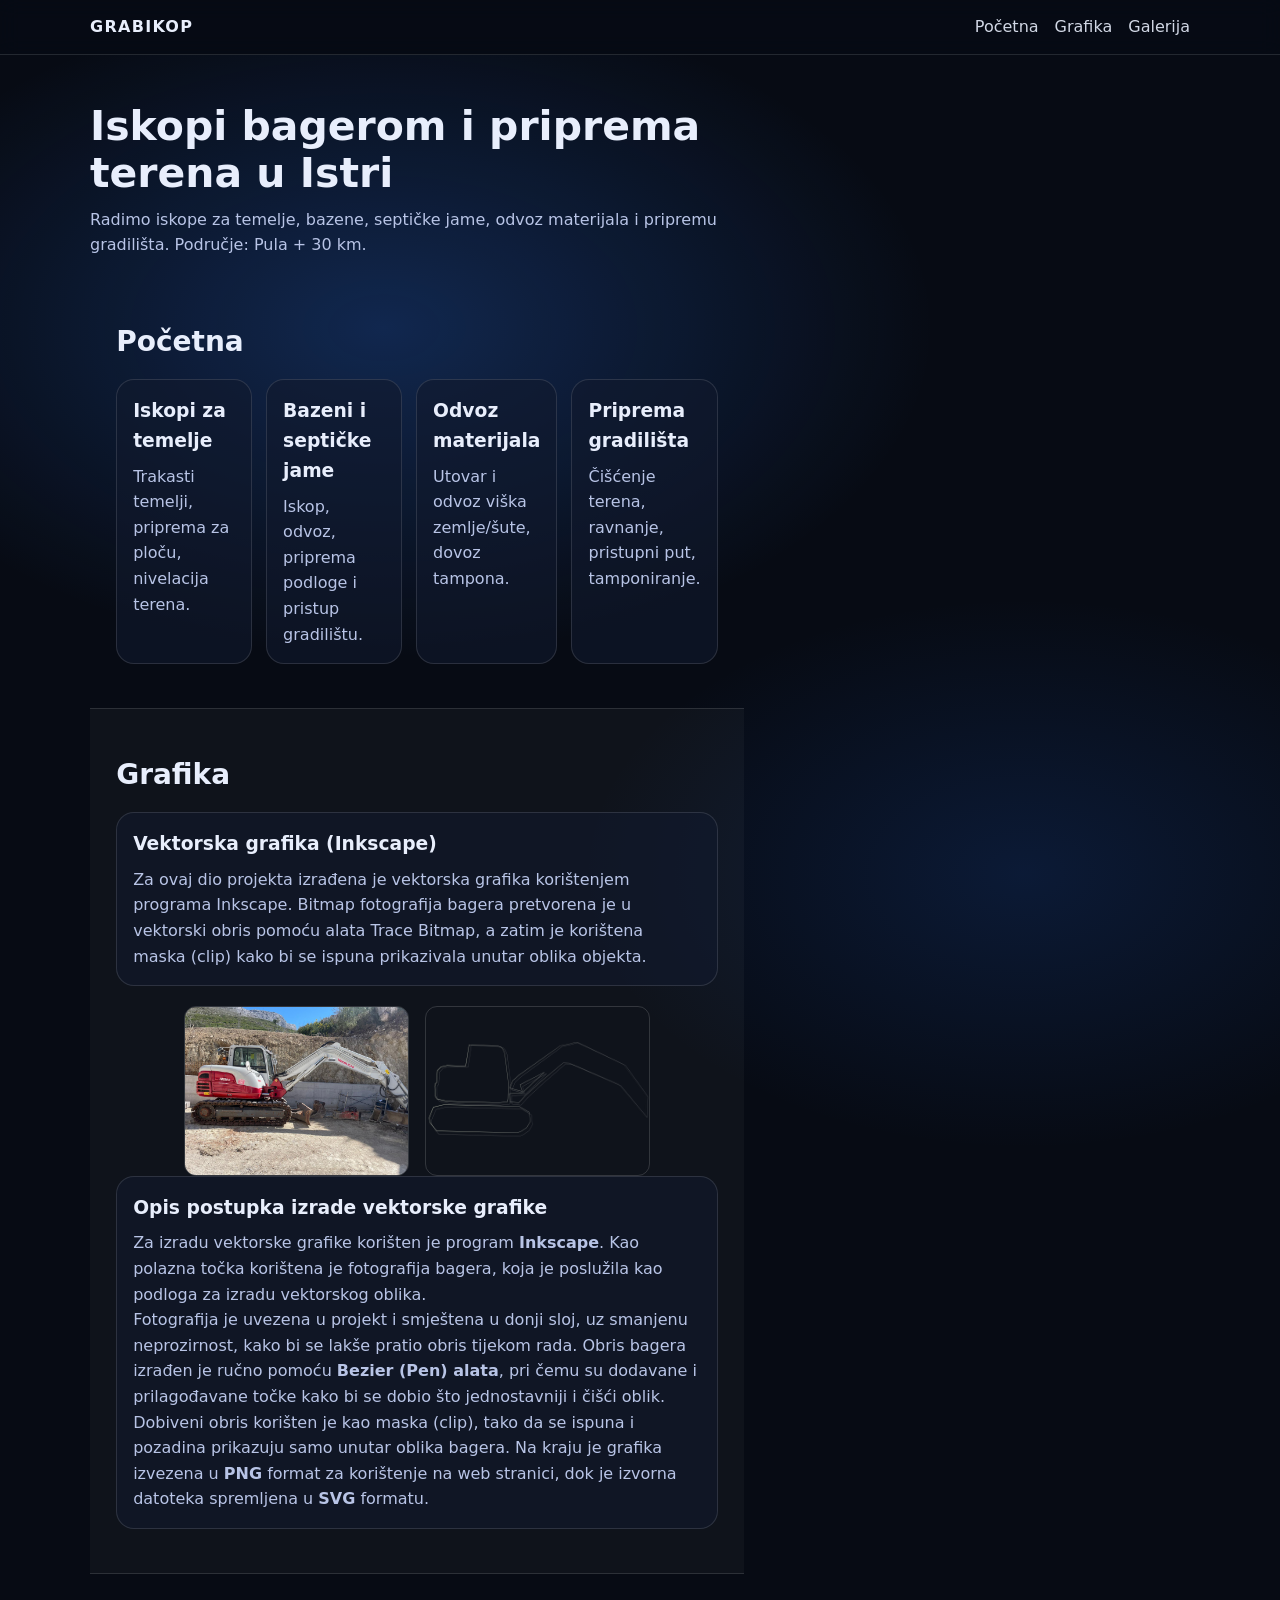
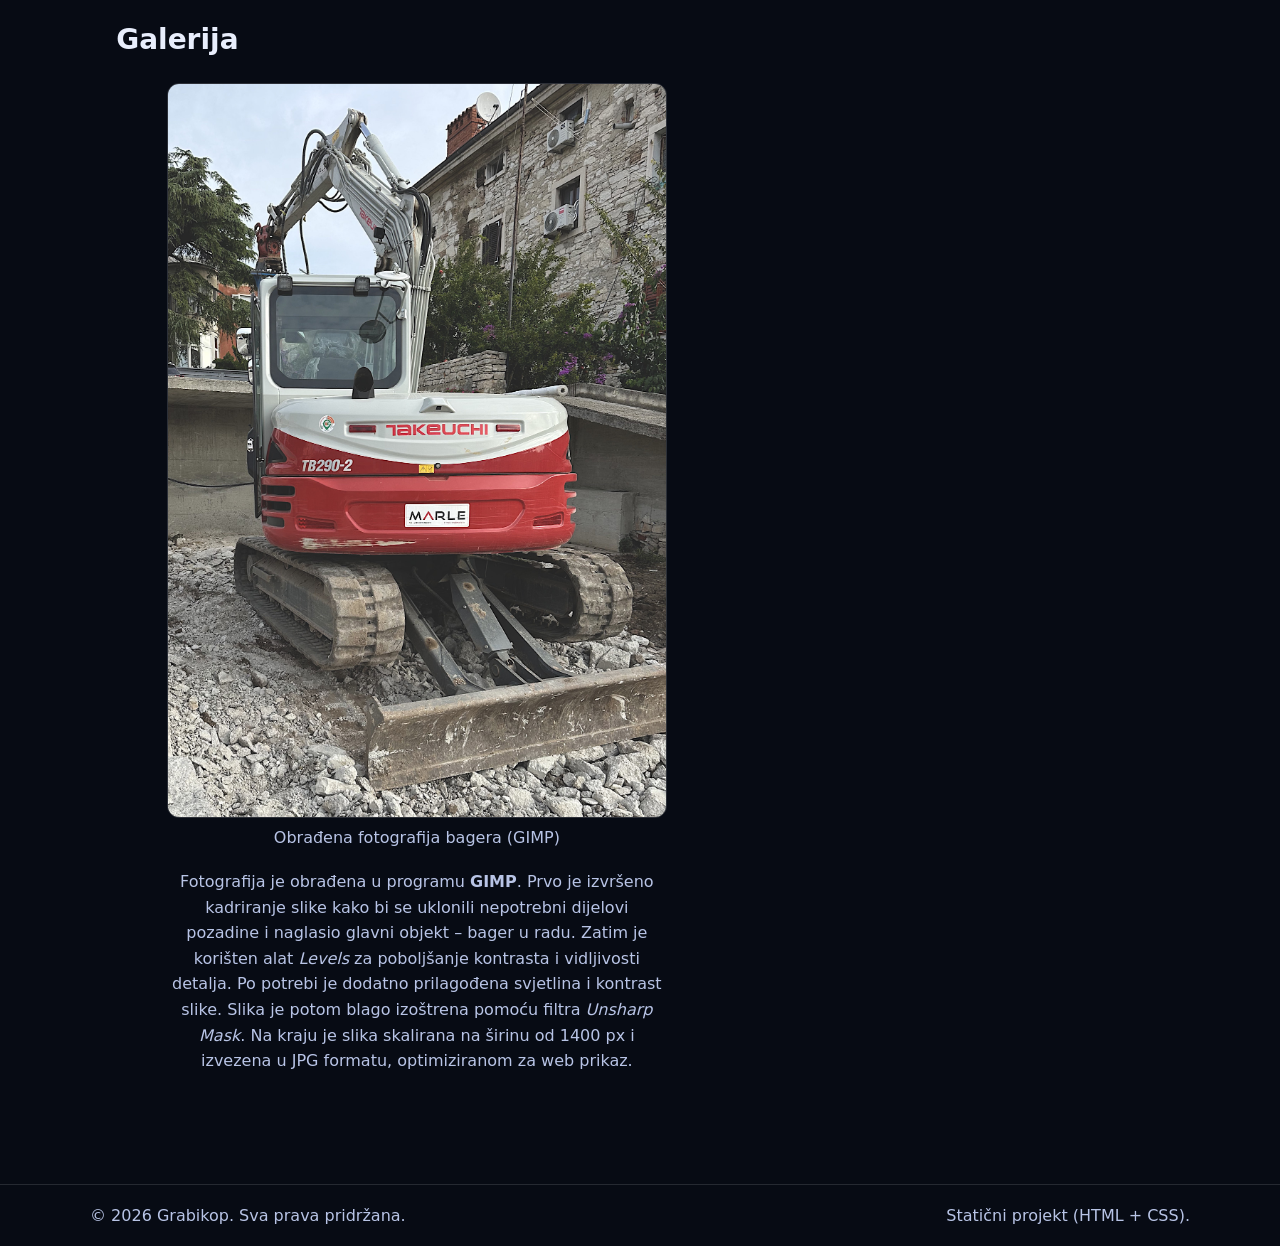
<file: index.html>
<!doctype html>
<html lang="hr">
<head>
  <meta charset="utf-8" />
  <meta name="viewport" content="width=device-width, initial-scale=1" />
  <title>Grabikop | Iskopi i priprema terena</title>
  <meta name="description" content="Grabikop - iskopi bagerom, priprema terena, temelji, septičke jame, bazeni. Pula i Istra (30 km)." />
  <link rel="stylesheet" href="style.css" />
</head>

<body>
  <header class="site-header">
    <div class="container header-inner">
      <a class="logo" href="#">GRABIKOP</a>

      <nav class="nav">
        <a href="#Početna">Početna</a>
        <a href="#grafika">Grafika</a>
        <a href="#galerija">Galerija</a>
        
      </nav>
    </div>
  </header>

  <main>
    <section class="hero">
      <div class="container hero-inner">
        <div class="hero-text">
          <h1>Iskopi bagerom i priprema terena u Istri</h1>
          <p>
            Radimo iskope za temelje, bazene, septičke jame, odvoz materijala i pripremu gradilišta.
            Područje: Pula + 30 km.
          </p>
          

        

    <section id="Početna" class="section">
      <div class="container">
        <h2>Početna</h2>
        <div class="grid">
          <article class="card">
            <h3>Iskopi za temelje</h3>
            <p>Trakasti temelji, priprema za ploču, nivelacija terena.</p>
          </article>
          <article class="card">
            <h3>Bazeni i septičke jame</h3>
            <p>Iskop, odvoz, priprema podloge i pristup gradilištu.</p>
          </article>
          <article class="card">
            <h3>Odvoz materijala</h3>
            <p>Utovar i odvoz viška zemlje/šute, dovoz tampona.</p>
          </article>
          <article class="card">
            <h3>Priprema gradilišta</h3>
            <p>Čišćenje terena, ravnanje, pristupni put, tamponiranje.</p>
          </article>
        </div>
      </div>
    </section>

   <section id="grafika" class="section alt">
  <div class="container">
    <h2>Grafika</h2>

    <!-- TEKST GORE -->
    <div class="card">
      <h3>Vektorska grafika (Inkscape)</h3>
      <p>
        Za ovaj dio projekta izrađena je vektorska grafika korištenjem programa Inkscape.
        Bitmap fotografija bagera pretvorena je u vektorski obris pomoću alata Trace Bitmap,
        a zatim je korištena maska (clip) kako bi se ispuna prikazivala unutar oblika objekta.
      </p>
    </div>

    <!-- SLIKE ISPOD -->
    <div class="grafika-images">
      <img src="bager2.jpeg" alt="Originalna fotografija bagera – Grabikop">
      <img src="bager-vektor.png" alt="Vektorski obris bagera izrađen u Inkscapeu">
    </div>
<div class="card grafika-opis">
  <h3>Opis postupka izrade vektorske grafike</h3>
  <p>
    Za izradu vektorske grafike korišten je program <strong>Inkscape</strong>.
    Kao polazna točka korištena je fotografija bagera, koja je poslužila kao podloga
    za izradu vektorskog oblika.
  </p>
  <p>
    Fotografija je uvezena u projekt i smještena u donji sloj, uz smanjenu neprozirnost,
    kako bi se lakše pratio obris tijekom rada. Obris bagera izrađen je ručno pomoću
    <strong>Bezier (Pen) alata</strong>, pri čemu su dodavane i prilagođavane točke
    kako bi se dobio što jednostavniji i čišći oblik.
  </p>
  <p>
    Dobiveni obris korišten je kao maska (clip), tako da se ispuna i pozadina prikazuju
    samo unutar oblika bagera. Na kraju je grafika izvezena u <strong>PNG</strong> format
    za korištenje na web stranici, dok je izvorna datoteka spremljena u
    <strong>SVG</strong> formatu.
  </p>
</div>

  </div>
</section>


    <section id="galerija" class="section">
      <div class="container">
        <h2>Galerija</h2>
        

        <div class="gallery-single">
  <img src="bager.jpeg" alt="Iskop bagerom – Grabikop">
  <p class="muted">Obrađena fotografija bagera (GIMP)</p>
  <p class="image-description">
    Fotografija je obrađena u programu <strong>GIMP</strong>. Prvo je izvršeno kadriranje slike kako bi se uklonili
    nepotrebni dijelovi pozadine i naglasio glavni objekt – bager u radu. Zatim je korišten alat
    <em>Levels</em> za poboljšanje kontrasta i vidljivosti detalja. Po potrebi je dodatno prilagođena
    svjetlina i kontrast slike. Slika je potom blago izoštrena pomoću filtra
    <em>Unsharp Mask</em>. Na kraju je slika skalirana na širinu od 1400 px i izvezena u JPG formatu,
    optimiziranom za web prikaz.
  </p>
</div>

      </div>
    </section>

    
  </main>

  <footer class="site-footer">
    <div class="container footer-inner">
      <p>© <span id="year"></span> Grabikop. Sva prava pridržana.</p>
      <p class="muted">Statični projekt (HTML + CSS).</p>
    </div>
  </footer>

  <script>
    document.getElementById("year").textContent = new Date().getFullYear();
  </script>
</body>
</html>
</file>
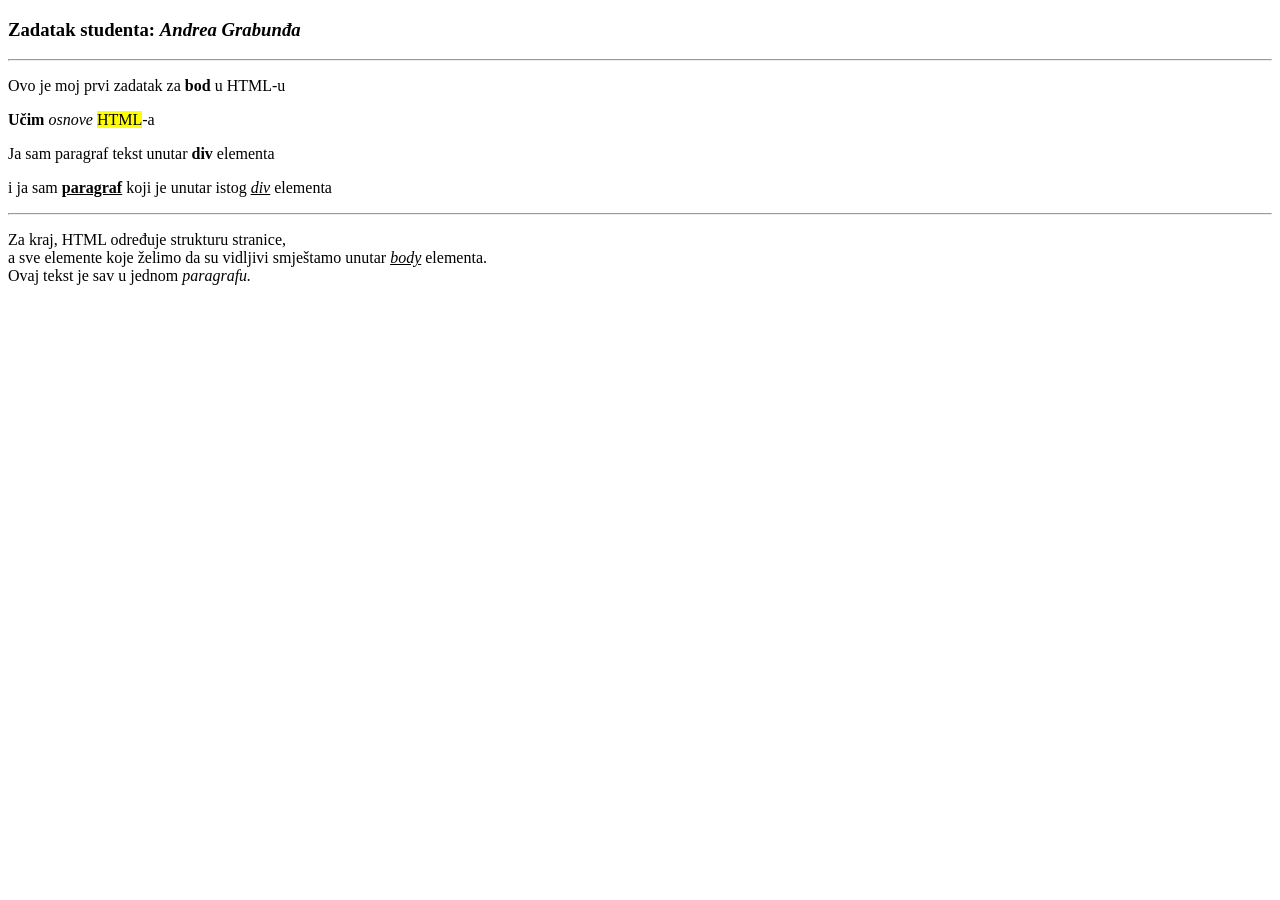
<file: zadatak_1.html>
<!DOCTYPE html>
<html lang="en">
<head>
    <meta charset="UTF-8">
    <meta name="viewport" content="width=device-width, initial-scale=1.0">
    <title>Zadatak za bod</title>
</head>
<body>
    <h3><b>Zadatak studenta: <i>Andrea Grabunđa</i></b></h3>
    <hr/>
    <p>Ovo je moj prvi zadatak za <b>bod</b> u HTML-u </p>
    <p><b>Učim</b> <i>osnove</i> <mark>HTML</mark>-a </p>
    <div>
        <p>Ja sam paragraf tekst unutar <b>div</b> elementa</p>
        <p>i ja sam <b><u>paragraf</u></b> koji je unutar istog <i><u>div</u></i> elementa</p>
    </div>
    <hr/>
    <p>Za kraj, HTML određuje strukturu stranice,<br/>
    a sve elemente koje želimo da su vidljivi smještamo unutar <i><u>body</u></i> elementa.<br/>
    Ovaj tekst je sav u jednom <i>paragrafu.</i> </p>
  
    
</body>
</html>
</file>
<file: style.css>
:root{
  --bg:#0b1220;
  --card:#111a2e;
  --text:#e8eefc;
  --muted:#b8c4e6;
  --primary:#2f7cff;
  --primary2:#1f5fd0;
  --border:rgba(255,255,255,.12);
}

*{box-sizing:border-box}
html,body{margin:0;padding:0}
body{
  font-family: system-ui, -apple-system, Segoe UI, Roboto, Arial, sans-serif;
  background: #070b14;
  color: var(--text);
  line-height: 1.6;
}

a{color:inherit;text-decoration:none}
.container{width:min(1100px, 92%); margin:0 auto}

.site-header{
  position:sticky; top:0;
  background: rgba(7,11,20,.85);
  backdrop-filter: blur(10px);
  border-bottom:1px solid var(--border);
  z-index: 10;
}
.header-inner{
  display:flex; align-items:center; justify-content:space-between;
  padding:14px 0;
}
.logo{font-weight:800; letter-spacing:.08em}
.nav{display:flex; gap:16px; align-items:center}
.nav a{opacity:.9}
.nav a:hover{opacity:1}

.btn{
  display:inline-block;
  background: var(--primary);
  color:#fff;
  padding:10px 14px;
  border-radius: 999px;
  font-weight:600;
}
.btn:hover{background:var(--primary2)}
.btn-ghost{
  background: transparent;
  border:1px solid var(--border);
}
.btn-ghost:hover{background:rgba(255,255,255,.06)}

.hero{
  background: radial-gradient(1000px 600px at 30% 10%, rgba(47,124,255,.25), transparent 55%),
              radial-gradient(800px 500px at 80% 30%, rgba(31,95,208,.18), transparent 55%);
  padding: 48px 0;
}
.hero-inner{
  display:grid;
  grid-template-columns: 1.4fr .9fr;
  gap: 26px;
  align-items:start;
}
.hero h1{margin:0 0 10px; font-size: clamp(28px, 3.2vw, 44px); line-height:1.15}
.hero p{margin:0 0 18px; color: var(--muted)}
.hero-cta{display:flex; gap:12px; flex-wrap:wrap; margin-bottom:14px}
.hero-badges{
  list-style:none; padding:0; margin:0;
  display:flex; gap:10px; flex-wrap:wrap;
}
.hero-badges li{
  border:1px solid var(--border);
  background: rgba(255,255,255,.04);
  padding:8px 10px;
  border-radius:999px;
  color: var(--muted);
  font-size: 14px;
}

.hero-card{
  background: rgba(17,26,46,.7);
  border:1px solid var(--border);
  border-radius: 18px;
  padding: 18px;
}
.hero-card h2{margin:0 0 6px; font-size: 20px}
.muted{color:var(--muted)}
.form label{display:block; font-size:14px; color:var(--muted); margin:12px 0 6px}
input, textarea{
  width:100%;
  padding:10px 12px;
  border-radius: 12px;
  border: 1px solid var(--border);
  background: rgba(0,0,0,.25);
  color: var(--text);
  outline:none;
}
input:focus, textarea:focus{border-color: rgba(47,124,255,.7)}
.form-note{font-size:12px; color: var(--muted); margin:10px 0 0}

.section{padding:44px 0}
.section.alt{background: rgba(255,255,255,.03); border-top:1px solid var(--border); border-bottom:1px solid var(--border)}
.section h2{margin:0 0 14px; font-size: 28px}

.grid{
  display:grid;
  grid-template-columns: repeat(4, 1fr);
  gap: 14px;
}
.grid.two{grid-template-columns: repeat(2, 1fr)}
.card{
  background: rgba(17,26,46,.6);
  border:1px solid var(--border);
  border-radius: 18px;
  padding: 16px;
}
.card h3{margin:0 0 8px}
.card p{margin:0; color: var(--muted)}

.gallery{grid-template-columns: repeat(3, 1fr)}
.ph{
  border:1px dashed rgba(255,255,255,.25);
  border-radius: 16px;
  min-height: 140px;
  display:grid;
  place-items:center;
  color: rgba(255,255,255,.65);
  background: rgba(255,255,255,.03);
}
.ph.map{min-height: 180px}

.site-footer{
  border-top:1px solid var(--border);
  padding: 18px 0;
}
.footer-inner{display:flex; justify-content:space-between; gap:12px; flex-wrap:wrap}
.footer-inner p{margin:0; color: var(--muted)}

@media (max-width: 900px){
  .hero-inner{grid-template-columns: 1fr}
  .grid{grid-template-columns: repeat(2, 1fr)}
  .gallery{grid-template-columns: repeat(2, 1fr)}
}
@media (max-width: 520px){
  .nav{display:none}
  .grid{grid-template-columns: 1fr}
  .gallery{grid-template-columns: 1fr}
}
.gallery-single {
  max-width: 500px;
  margin: 20px auto 0;
  text-align: center;
}

.gallery-single img {
  width: 100%;
  height: auto;
  border-radius: 12px;
  border: 1px solid rgba(255,255,255,0.15);
}
.grafika-images {
  max-width: 500px;          /* isto kao gallery-single */
  margin: 20px auto 0;
  display: flex;
  gap: 16px;
  justify-content: center;
}

.grafika-images img {
  width: 45%;                
  height: auto;
  border-radius: 12px;
  border: 1px solid rgba(255,255,255,0.15);
}
</file>
